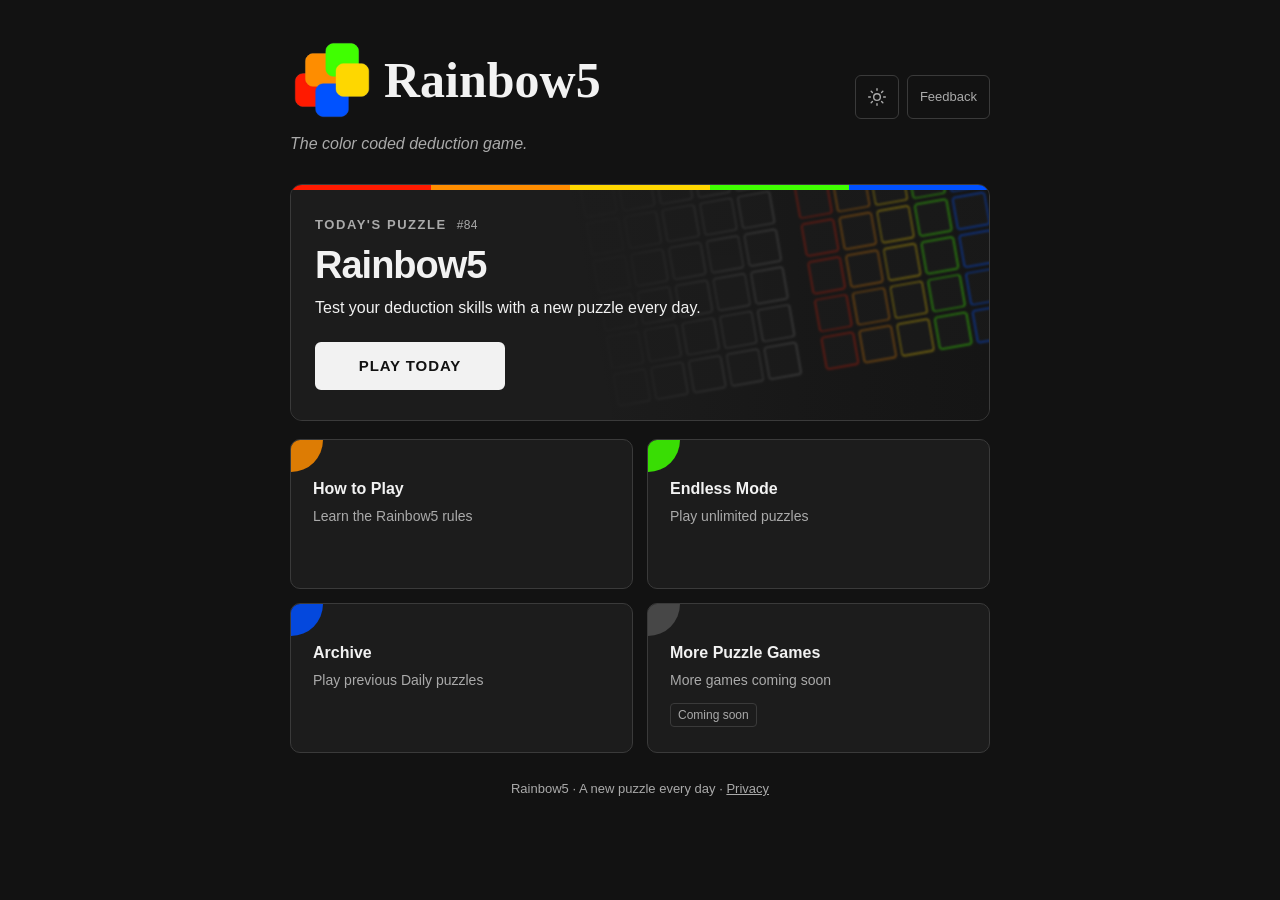
<file: index.html>
<!DOCTYPE html>
<html lang="en">

<head>
    <meta charset="UTF-8">

    <meta
        name="viewport"
        content="width=device-width, initial-scale=1.0"
    >

    <meta
        name="description"
        content="Rainbow5 is a daily five-letter word deduction game. Use rainbow color clues to uncover the hidden word in six guesses."
    >

    <link
        rel="canonical"
        href="https://playrainbow5.com/"
    >

    <meta
        property="og:title"
        content="Rainbow5 – Daily Word Deduction Game"
    >

    <meta
        property="og:description"
        content="Use rainbow color clues to uncover the hidden five-letter word in six guesses."
    >

    <meta
        property="og:type"
        content="website"
    >

    <meta
        property="og:url"
        content="https://playrainbow5.com/"
    >

    <meta
        property="og:site_name"
        content="Rainbow5"
    >

    <meta
        name="twitter:card"
        content="summary"
    >

    <meta
        name="twitter:title"
        content="Rainbow5 – Daily Word Deduction Game"
    >

    <meta
    property="og:image"
    content="https://playrainbow5.com/assets/social/share-card.png"
    >
    <meta
        property="og:image:width"
        content="1200"
    >
    <meta
        property="og:image:height"
        content="630"
    >
    <meta
        property="og:image:alt"
        content="Rainbow5 daily word deduction game"
    >

    <meta
        name="twitter:card"
        content="summary_large_image"
    >
    <meta
        name="twitter:image"
        content="https://playrainbow5.com/assets/social/share-card.png"
    >

    <meta
        name="twitter:description"
        content="Use rainbow color clues to uncover the hidden five-letter word in six guesses."
    >

    <link
        rel="icon"
        type="image/png"
        href="assets/ui/rainbow-logo.png"
    >

    <title>Rainbow5 – Daily Word Deduction Game</title>

    <link
        rel="stylesheet"
        href="home.css"
    >
    <script src="home.js"></script>
</head>

<body>
    <div class="home-shell">
        <header class="home-header">
            <div class="home-heading">
                <div class="brand">
                    <img src="assets/ui/rainbow-logo.png" alt="" width="84" height="84">
                    <h1>Rainbow5</h1>
                </div>
                <p class="subtitle"><i>The color coded deduction game.</i></p>
            </div>
            <div class="header-controls">
                <button class="theme-button" id="theme-button" type="button" aria-label="Switch to light mode" title="Switch to light mode">
                    <svg class="theme-sun" width="20" height="20" viewBox="0 0 24 24" fill="none" stroke="currentColor" stroke-width="1.7" stroke-linecap="round" aria-hidden="true" focusable="false">
                        <circle cx="12" cy="12" r="4" />
                        <path d="M12 2v2m0 16v2M2 12h2m16 0h2M5 5l1.5 1.5m11 11L19 19M5 19l1.5-1.5m11-11L19 5" />
                    </svg>
                    <svg class="theme-moon" width="20" height="20" viewBox="0 0 24 24" fill="none" stroke="currentColor" stroke-width="1.7" stroke-linecap="round" stroke-linejoin="round" aria-hidden="true" focusable="false">
                        <path d="M20.5 14A8.5 8.5 0 0 1 10 3.5 8.5 8.5 0 1 0 20.5 14Z" />
                    </svg>
                </button>
                <button class="feedback-button" id="feedback-button" type="button" aria-haspopup="dialog" aria-controls="feedback-modal">Feedback</button>
            </div>
        </header>

        <main>
            <section class="daily-card" aria-labelledby="daily-title">
                <div class="rainbow-strip" aria-hidden="true"><span></span><span></span><span></span><span></span><span></span></div>
                <p class="eyebrow">Today's puzzle <span class="daily-puzzle-number" id="daily-puzzle-number"></span></p>
                <h2 id="daily-title">Rainbow5</h2>
                <p class="daily-description">Test your deduction skills with a new puzzle every day.</p>
                <a class="play-button" href="/play/">Play today</a>
            </section>

            <nav class="navigation-grid" aria-label="Explore Rainbow5">
                <a class="nav-card howto-card" href="/play/?modal=howto">
                    <h2>How to Play</h2>
                    <p>Learn the Rainbow5 rules</p>
                </a>
                <a class="nav-card endless-card" href="/play/?mode=endless">
                    <h2>Endless Mode</h2>
                    <p>Play unlimited puzzles</p>
                </a>
                <a class="nav-card archive-card" href="/play/?mode=archive">
                    <h2>Archive</h2>
                    <p>Play previous Daily puzzles</p>
                </a>
                <div class="nav-card coming-soon-card">
                    <h2>More Puzzle Games</h2>
                    <p>More games coming soon</p>
                    <span class="coming-soon-label">Coming soon</span>
                </div>
            </nav>
        </main>

        <footer>Rainbow5 <span aria-hidden="true">&middot;</span> A new puzzle every day <span aria-hidden="true">&middot;</span> <a href="/privacy/">Privacy</a></footer>
    </div>
    <dialog id="feedback-modal" class="feedback-modal" role="dialog" aria-modal="true" aria-labelledby="feedback-modal-title">
        <div class="feedback-modal-header">
            <h2 id="feedback-modal-title">Feedback</h2>
            <button id="feedback-close" class="feedback-close" type="button" aria-label="Close">&times;</button>
        </div>
        <form id="feedback-form" class="feedback-form" method="dialog" novalidate>
            <p class="feedback-intro"><strong>Thanks for playing Rainbow5!</strong><br>Got an idea, found a bug, or just want to share a thought? I'd love to hear it.</p>

            <label for="feedback-category">What’s this about?</label>
            <select id="feedback-category" name="category" required autofocus aria-describedby="feedback-status">
                <option value="gameplay">Gameplay</option>
                <option value="design">UI / Design</option>
                <option value="bug">Bug / Problem</option>
                <option value="suggestion">Suggestion</option>
                <option value="other">Other</option>
            </select>

            <label for="feedback-text">Feedback</label>
            <textarea id="feedback-text" name="feedback" rows="5" maxlength="1000" required placeholder="Tell me what you think..." aria-describedby="feedback-counter feedback-status"></textarea>
            <div id="feedback-counter" class="feedback-counter">0 / 1000</div>
            <p id="feedback-status" class="feedback-status" role="status" aria-live="polite" aria-atomic="true"></p>
            <button class="feedback-send" type="submit">Send Feedback</button>
        </form>
    </dialog>
</body>
</html>
</file>
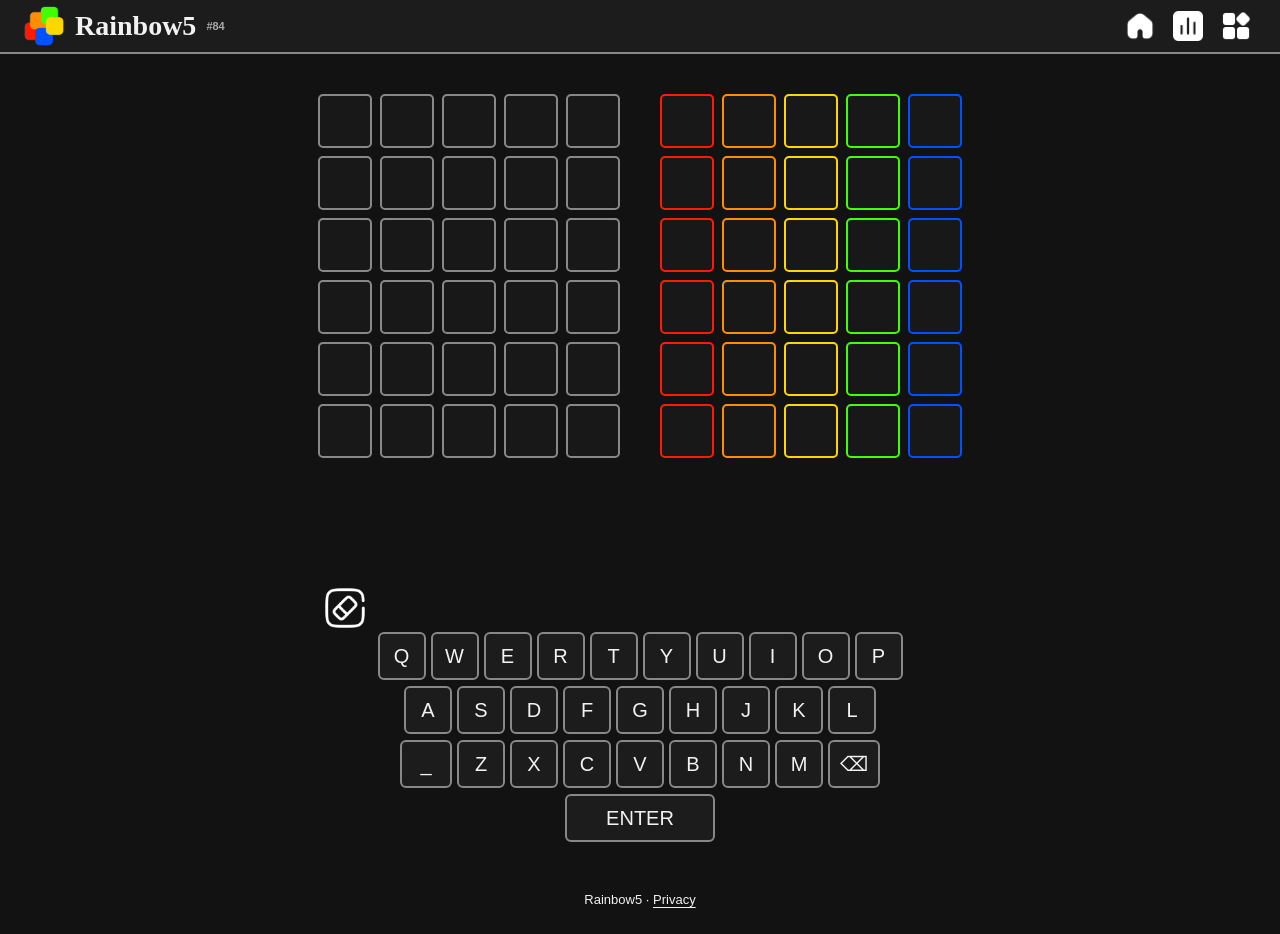
<file: play/index.html>
<!DOCTYPE html>
<html lang="en">

<head>
    <meta charset="UTF-8">

    <meta
        name="viewport"
        content="width=device-width, initial-scale=1.0"
    >

    <meta
        name="description"
        content="Rainbow5 is a daily five-letter word deduction game. Use rainbow color clues to uncover the hidden word in six guesses."
    >

    <link
        rel="canonical"
        href="https://playrainbow5.com/play/"
    >

    <meta
        property="og:title"
        content="Rainbow5 – Daily Word Deduction Game"
    >

    <meta
        property="og:description"
        content="Use rainbow color clues to uncover the hidden five-letter word in six guesses."
    >

    <meta
        property="og:type"
        content="website"
    >

    <meta
        property="og:url"
        content="https://playrainbow5.com/play/"
    >

    <meta
        property="og:site_name"
        content="Rainbow5"
    >

    <meta
        name="twitter:card"
        content="summary"
    >

    <meta
        name="twitter:title"
        content="Rainbow5 – Daily Word Deduction Game"
    >

    <meta
        name="twitter:description"
        content="Use rainbow color clues to uncover the hidden five-letter word in six guesses."
    >

    <link
        rel="icon"
        type="image/png"
        href="../assets/ui/rainbow-logo.png"
    >

    <title>Rainbow5 – Daily Word Deduction Game</title>

    <link
        rel="stylesheet"
        href="../rainbow5.css"
    >
</head>

<body>

    <main class="game">


<!-- -------------------------
     SITE HEADER
-------------------------- -->

        <header class="site-header">

            <div class="site-header-inner">

                <!-- -------------------------
                    BRAND
                -------------------------- -->

                <div class="title-group">

                    <img
                        src="../assets/ui/rainbow-logo.png"
                        class="brand-logo"
                        alt=""
                        aria-hidden="true"
                    >


                    <h1 class="game-title">
                        Rainbow5
                    </h1>


                    <div
                        id="puzzle-number"
                        class="puzzle-number"
                    ></div>

                </div>

                    <!-- -------------------------
                    ARCHIVE DATE NAVIGATOR
                    -------------------------- -->

                <div
                    id="archive-date-nav"
                    class="archive-date-nav hidden"
                >

                    <button
                        id="archive-previous-button"
                        class="archive-date-button"
                        type="button"
                        aria-label="Previous archive puzzle"
                    >
                        ‹
                    </button>


                    <div
                        id="archive-date-display"
                        class="archive-date-display"
                    ></div>


                    <button
                        id="archive-next-button"
                        class="archive-date-button"
                        type="button"
                        aria-label="Next archive puzzle"
                    >
                        ›
                    </button>

                </div>


                <!-- -------------------------
                    HEADER ACTIONS
                -------------------------- -->

                <nav
                    class="top-toolbar"
                    aria-label="Game menu"
                >


                    <!-- -------------------------
                        HOME
                    -------------------------- -->

                    <a
                        href="/"
                        class="header-icon-button"
                        aria-label="Home"
                        title="Home"
                    >

                        <img
                            src="../assets/ui/home.png"
                            class="header-icon"
                            alt=""
                        >

                    </a>


                    <!-- -------------------------
                        STATISTICS
                    -------------------------- -->

                    <button
                        id="settings-stats-button"
                        class="header-icon-button"
                        type="button"
                        aria-label="Statistics"
                        title="Statistics"
                    >

                        <img
                            src="../assets/ui/stats.png"
                            class="header-icon"
                            alt=""
                        >

                    </button>


                    <!-- -------------------------
                        MAIN MENU
                    -------------------------- -->

                    <div class="toolbar-menu-wrapper">

                        <button
                            id="play-menu-button"
                            class="header-icon-button"
                            type="button"
                            aria-label="Menu"
                            title="Menu"
                            aria-expanded="false"
                        >

                            <img
                                src="../assets/ui/menu.png"
                                class="header-icon"
                                alt=""
                            >

                        </button>


                        <div
                            id="play-menu"
                            class="toolbar-menu hidden"
                        >

                            <button
                                id="daily-mode-button"
                                class="toolbar-menu-item play-mode-item"
                                type="button"
                            >
                                Today's Puzzle
                            </button>


                            <button
                                id="archive-mode-button"
                                class="toolbar-menu-item play-mode-item"
                                type="button"
                            >
                                Archive
                            </button>


                            <button
                                id="endless-mode-button"
                                class="toolbar-menu-item play-mode-item"
                                type="button"
                            >
                                Endless Mode
                            </button>


                            <div
                                class="toolbar-menu-divider"
                                aria-hidden="true"
                            ></div>


                            <button
                                id="how-to-play-button"
                                class="toolbar-menu-item"
                                type="button"
                            >
                                How to Play
                            </button>

                            <button
                                id="settings-button"
                                class="toolbar-menu-item"
                                type="button"
                            >
                                Settings
                            </button>

                        </div>

                    </div>

                </nav>

            </div>

        </header>


        <!-- -------------------------GAME BOARD -------------------------- -->

        <!-- -------------------------
            BOARD + COLOR HISTORY
        -------------------------- -->

        <div class="game-area">

            <div
                id="board"
                class="board"
            ></div>


            <div
                class="board-divider"
                aria-hidden="true"
            ></div>


            <div
                id="rainbow-history"
                class="rainbow-history"
                aria-label="Rainbow feedback history"
            ></div>

        </div>

        <!-- -------------------------
            GAME STATUS
        -------------------------- -->

        <div class="status-area">

            <!-- -------------------------
                MESSAGE
            -------------------------- -->

            <p
                id="message"
                class="message"
            ></p>


            <!-- -------------------------
                RESULT PANEL
            -------------------------- -->

            <div
                id="result-panel"
                class="result-panel hidden"
            >

                <h2
                    id="result-title"
                    class="result-title"
                ></h2>


                <p
                    id="result-text"
                    class="result-text"
                ></p>


                <button
                    id="share-result-button"
                    class="result-button hidden"
                    type="button"
                    aria-live="polite"
                >
                    Share Result
                </button>


                <button
                    id="next-puzzle-button"
                    class="result-button hidden"
                    type="button"
                >
                    Next Puzzle
                </button>

            </div>

        </div>

        <!-- -------------------------
            KEYBOARD TOOLS
        -------------------------- -->

        <div class="keyboard-tools">

            <button
                id="clear-markings-button"
                class="eraser-button"
                type="button"
                aria-label="Clear markings"
                title="Clear markings"
            >

                <img
                    src="../assets/ui/eraser.png"
                    class="eraser-icon"
                    alt=""
                >

            </button>

        </div>


        <!-- -------------------------
             ON-SCREEN KEYBOARD
        -------------------------- -->

        <div
            id="keyboard"
            class="keyboard"
        >

            <div class="keyboard-row">

                <button class="key" data-key="Q">Q</button>
                <button class="key" data-key="W">W</button>
                <button class="key" data-key="E">E</button>
                <button class="key" data-key="R">R</button>
                <button class="key" data-key="T">T</button>
                <button class="key" data-key="Y">Y</button>
                <button class="key" data-key="U">U</button>
                <button class="key" data-key="I">I</button>
                <button class="key" data-key="O">O</button>
                <button class="key" data-key="P">P</button>

            </div>


            <div class="keyboard-row">

                <button class="key" data-key="A">A</button>
                <button class="key" data-key="S">S</button>
                <button class="key" data-key="D">D</button>
                <button class="key" data-key="F">F</button>
                <button class="key" data-key="G">G</button>
                <button class="key" data-key="H">H</button>
                <button class="key" data-key="J">J</button>
                <button class="key" data-key="K">K</button>
                <button class="key" data-key="L">L</button>

            </div>


            <div class="keyboard-row">

                <button
                    class="key key-wide"
                    data-key="_"
                >
                    _
                </button>

                <button class="key" data-key="Z">Z</button>
                <button class="key" data-key="X">X</button>
                <button class="key" data-key="C">C</button>
                <button class="key" data-key="V">V</button>
                <button class="key" data-key="B">B</button>
                <button class="key" data-key="N">N</button>
                <button class="key" data-key="M">M</button>

                <button
                    class="key key-wide"
                    data-key="BACKSPACE"
                >
                    ⌫
                </button>

            </div>


            <div class="keyboard-row">

                <button
                    class="key key-enter"
                    data-key="ENTER"
                >
                    ENTER
                </button>

            </div>

        </div>

        <!-- -------------------------STATS PANEL-------------------------- -->

        <div
            id="stats-panel"
            class="stats-panel hidden"
        >

            <div class="stats-row">

                <div class="stat">

                    <span
                        id="stat-played"
                        class="stat-number"
                    >
                        0
                    </span>

                    <span class="stat-label">
                        Played
                    </span>

                </div>


                <div class="stat">

                    <span
                        id="stat-win-rate"
                        class="stat-number"
                    >
                        0%
                    </span>

                    <span class="stat-label">
                        Win
                    </span>

                </div>


                <div class="stat">

                    <span
                        id="stat-streak"
                        class="stat-number"
                    >
                        0
                    </span>

                    <span class="stat-label">
                        Streak
                    </span>

                </div>


                <div class="stat">

                    <span
                        id="stat-max-streak"
                        class="stat-number"
                    >
                        0
                    </span>

                    <span class="stat-label">
                        Best
                    </span>

                </div>

            </div>


            <h4>
                Guess Distribution
            </h4>


            <div
                id="guess-distribution"
                class="guess-distribution"
            ></div>

        </div>

        <!---------------------------HOW TO PLAY PANEL---------------------------->

        <div
            id="how-to-play-panel"
            class="how-to-play-panel hidden"
        >

            <p class="how-to-intro">
                Guess the Rainbow5 word in 6 tries.
            </p>


            <ul class="how-to-rules">

                <li>
                    Each guess must be a valid
                    5-letter word.
                </li>

                <li>
                    Each position in the answer
                    owns one permanent Rainbow color.
                </li>

                <li>
                    After each guess, the helper
                    row shows which answer letters
                    appeared somewhere in your guess.
                </li>

                <li>
                    The colors do not tell you
                    which guessed letter caused
                    the match.
                </li>

                <li>
                    The <b>answer</b> will contain no repeat letters.
                </li>

            </ul>


            <!-- -------------------------
                COLOR ORDER
            -------------------------- -->

            <h3 class="how-to-heading">
                Color Order
            </h3>


            <div
                class="how-color-order"
                aria-label="Red, orange, yellow, green, blue"
            >

                <div class="how-color-tile how-red"></div>
                <div class="how-color-tile how-orange"></div>
                <div class="how-color-tile how-yellow"></div>
                <div class="how-color-tile how-green"></div>
                <div class="how-color-tile how-blue"></div>

            </div>


            <p class="how-example-note">
                The first answer letter is Red,
                the second Orange, then Yellow,
                Green, and Blue.
            </p>


            <!-- -------------------------
                EXAMPLES
            -------------------------- -->

            <h3 class="how-to-heading">
                Examples
            </h3>


            <!-- EXAMPLE 1 -->

            <div class="how-example">

                <div class="how-example-guess">

                    <div class="how-letter-tile">M</div>
                    <div class="how-letter-tile">O</div>
                    <div class="how-letter-tile">N</div>
                    <div class="how-letter-tile">T</div>
                    <div class="how-letter-tile">H</div>

                </div>


                <div class="how-example-history">

                    <div class="how-history-tile how-red filled"></div>
                    <div class="how-history-tile how-orange"></div>
                    <div class="how-history-tile how-yellow"></div>
                    <div class="how-history-tile how-green"></div>
                    <div class="how-history-tile how-blue"></div>

                </div>


                <p class="how-example-note">
                    Red is filled. The answer's
                    Red letter appears somewhere
                    in <strong>MONTH</strong>.
                </p>

            </div>


            <!-- EXAMPLE 2 -->

            <div class="how-example">

                <div class="how-example-guess">

                    <div class="how-letter-tile">F</div>
                    <div class="how-letter-tile">L</div>
                    <div class="how-letter-tile">U</div>
                    <div class="how-letter-tile">T</div>
                    <div class="how-letter-tile">E</div>

                </div>


                <div class="how-example-history">

                    <div class="how-history-tile how-red"></div>
                    <div class="how-history-tile how-orange filled"></div>
                    <div class="how-history-tile how-yellow"></div>
                    <div class="how-history-tile how-green filled"></div>
                    <div class="how-history-tile how-blue"></div>

                </div>


                <p class="how-example-note">
                    Orange and Green are filled.
                    Both of those answer letters
                    appear somewhere in
                    <strong>FLUTE</strong>.
                </p>

            </div>


            <div class="how-to-divider"></div>


            <!-- -------------------------
                PLAYER TOOLS
            -------------------------- -->

            <p class="how-to-footer">
                Click letters in submitted guesses
                to cycle through Rainbow colors and
                mark your own deductions.
            </p>


            <p class="how-to-footer">
                Keyboard letters turn gray after
                they have been used in an accepted guess.
            </p>

        </div>

        <!-- -------------------------SETTINGS PANEL -------------------------- -->

        <div
            id="settings-panel"
            class="settings-panel hidden"
        >

            <div class="settings-row">

                <div class="settings-info">

                    <div class="settings-label">
                        Theme
                    </div>

                    <div class="settings-description">
                        “The Fear Of Loss Is A Path To The Dark Side.” 
                    </div>

                </div>

                <div
                    class="theme-selector"
                    role="group"
                    aria-label="Theme"
                >

                    <button
                        id="theme-light-button"
                        class="theme-option"
                        type="button"
                    >
                        Light
                    </button>

                    <button
                        id="theme-dark-button"
                        class="theme-option"
                        type="button"
                    >
                        Dark
                    </button>

                </div>

            </div>

        </div>


        <!-- -------------------------MODAL FOUNDATION----------------------------->

        <div
            id="modal-overlay"
            class="modal-overlay hidden"
            aria-hidden="true"
        >

            <div
                id="modal"
                class="modal"
                role="dialog"
                aria-modal="true"
                aria-labelledby="modal-title"
            >

                <div class="modal-header">

                    <h2
                        id="modal-title"
                        class="modal-title"
                    >
                        Statistics
                    </h2>


                    <button
                        id="modal-close-button"
                        class="modal-close-button"
                        type="button"
                        aria-label="Close"
                    >
                        ×
                    </button>

                </div>


                <div
                    id="modal-content"
                    class="modal-content"
                ></div>

            </div>

        </div>

    </main>

    <footer class="game-footer">Rainbow5 <span aria-hidden="true">&middot;</span> <a href="/privacy/">Privacy</a></footer>

    <script src="../puzzles.js"></script>
    <script src="../rainbow5.js"></script>

</body>

</html>
</file>
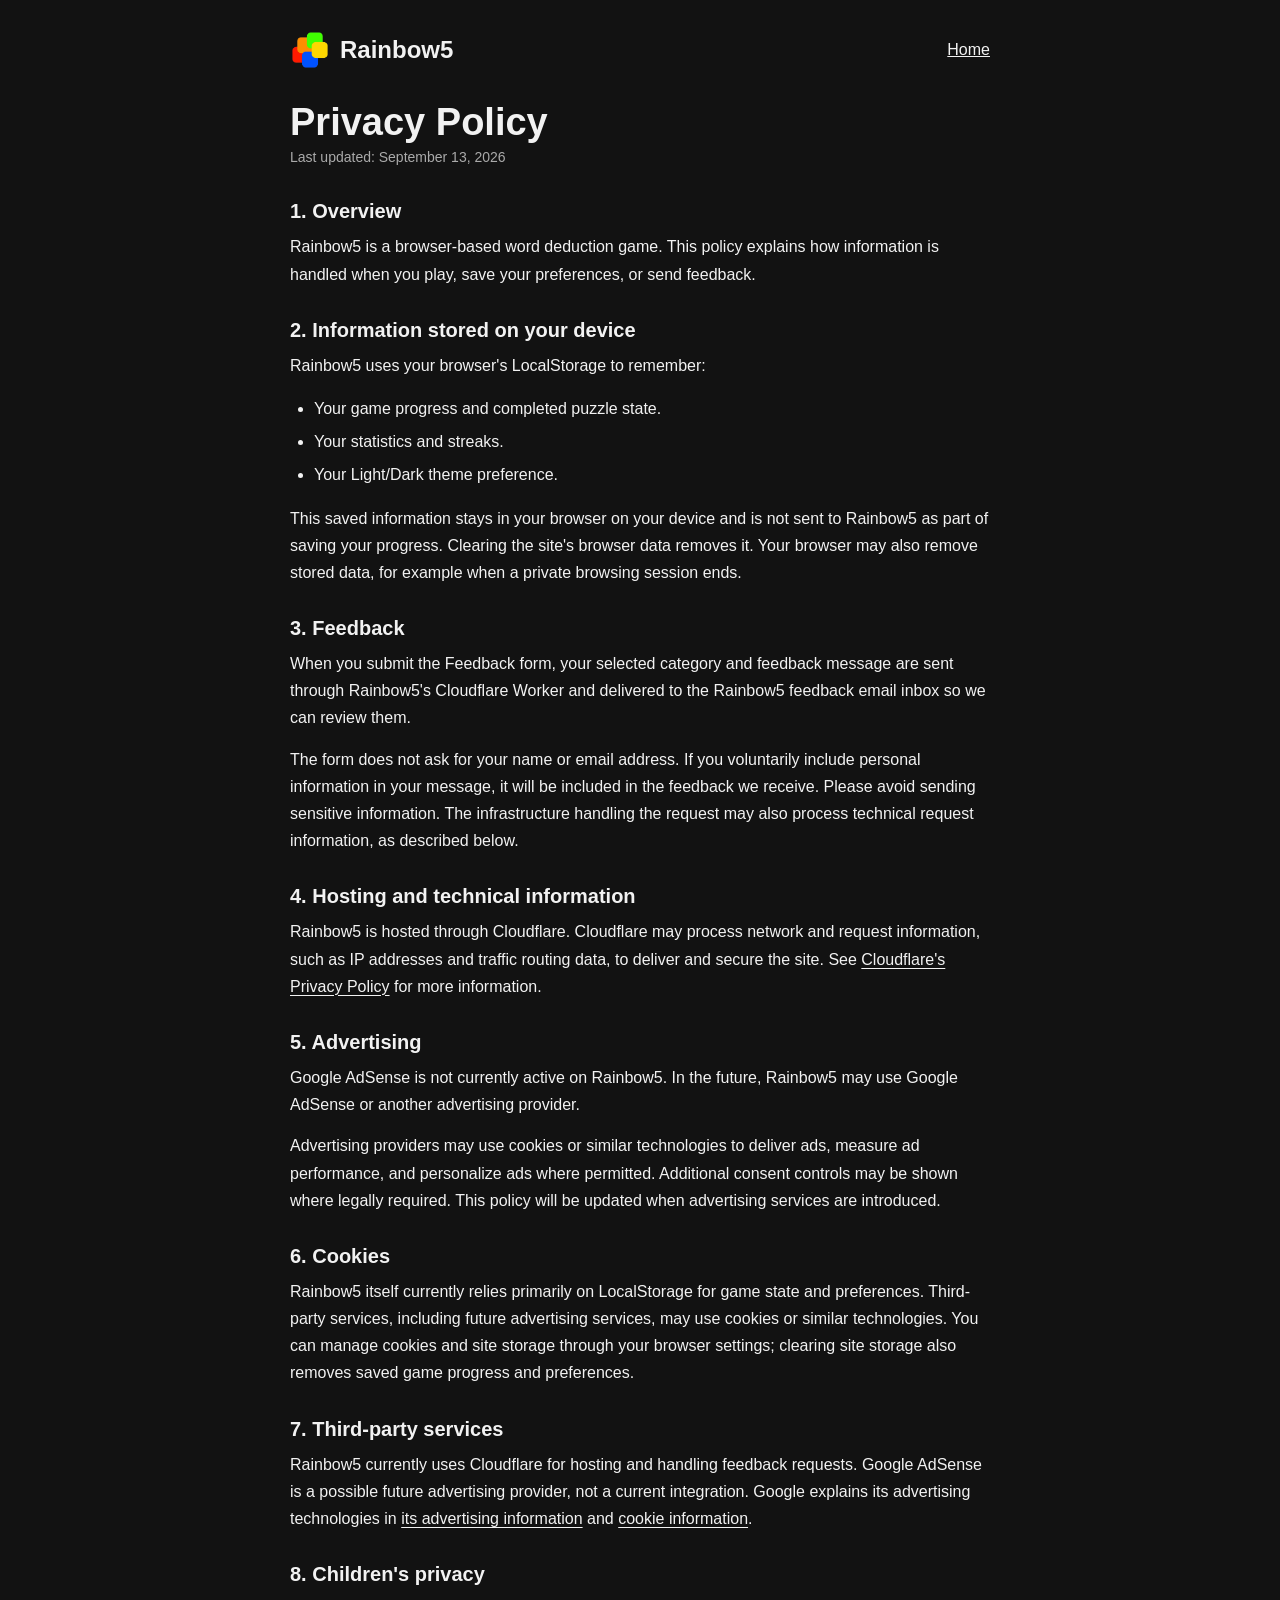
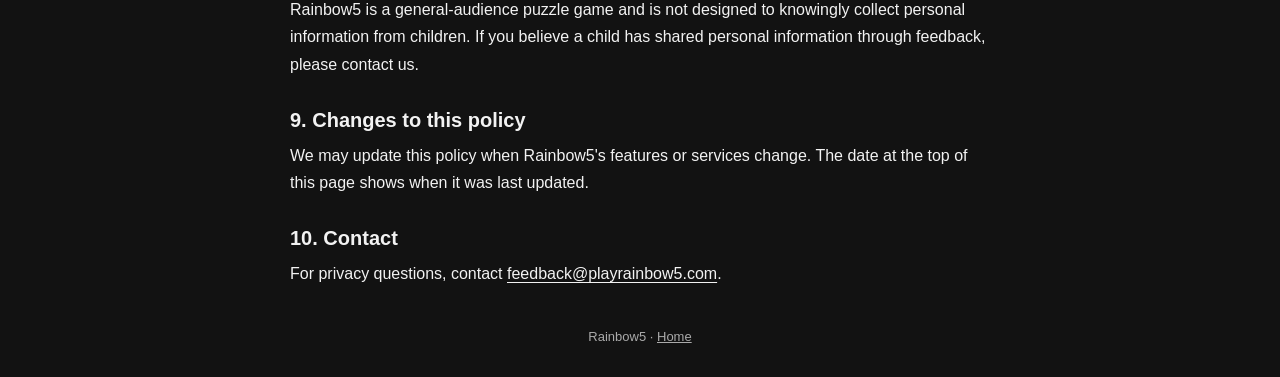
<file: privacy/index.html>
<!DOCTYPE html>
<html lang="en">
<head>
    <meta charset="UTF-8">
    <meta name="viewport" content="width=device-width, initial-scale=1.0">
    <title>Rainbow5 Privacy Policy</title>
    <meta name="description" content="How Rainbow5 handles saved game progress, feedback, hosting information, and possible future advertising.">
    <link rel="canonical" href="https://playrainbow5.com/privacy/">
    <link rel="icon" type="image/png" href="/assets/ui/rainbow-logo.png">
    <link rel="stylesheet" href="/home.css">
    <link rel="stylesheet" href="/privacy/privacy.css">
    <script>
        (() => {
            let theme = "dark";
            try {
                if (localStorage.getItem("rainbow5_theme_v1") === "light") theme = "light";
            } catch {
                // Keep the default theme when browser storage is unavailable.
            }
            document.documentElement.dataset.theme = theme;
        })();
    </script>
</head>
<body>
    <div class="privacy-shell">
        <header class="privacy-header">
            <a class="privacy-brand" href="/">
                <img src="/assets/ui/rainbow-logo.png" alt="" width="40" height="40">
                <span>Rainbow5</span>
            </a>
            <a href="/">Home</a>
        </header>
        <main class="privacy-content">
            <h1>Privacy Policy</h1>
            <p class="privacy-updated">Last updated: <time datetime="2026-09-13">September 13, 2026</time></p>

            <section aria-labelledby="overview">
                <h2 id="overview">1. Overview</h2>
                <p>Rainbow5 is a browser-based word deduction game. This policy explains how information is handled when you play, save your preferences, or send feedback.</p>
            </section>
            <section aria-labelledby="device-storage">
                <h2 id="device-storage">2. Information stored on your device</h2>
                <p>Rainbow5 uses your browser's LocalStorage to remember:</p>
                <ul>
                    <li>Your game progress and completed puzzle state.</li>
                    <li>Your statistics and streaks.</li>
                    <li>Your Light/Dark theme preference.</li>
                </ul>
                <p>This saved information stays in your browser on your device and is not sent to Rainbow5 as part of saving your progress. Clearing the site's browser data removes it. Your browser may also remove stored data, for example when a private browsing session ends.</p>
            </section>
            <section aria-labelledby="feedback">
                <h2 id="feedback">3. Feedback</h2>
                <p>When you submit the Feedback form, your selected category and feedback message are sent through Rainbow5's Cloudflare Worker and delivered to the Rainbow5 feedback email inbox so we can review them.</p>
                <p>The form does not ask for your name or email address. If you voluntarily include personal information in your message, it will be included in the feedback we receive. Please avoid sending sensitive information. The infrastructure handling the request may also process technical request information, as described below.</p>
            </section>
            <section aria-labelledby="hosting">
                <h2 id="hosting">4. Hosting and technical information</h2>
                <p>Rainbow5 is hosted through Cloudflare. Cloudflare may process network and request information, such as IP addresses and traffic routing data, to deliver and secure the site. See <a href="https://www.cloudflare.com/privacypolicy/">Cloudflare's Privacy Policy</a> for more information.</p>
            </section>
            <section aria-labelledby="advertising">
                <h2 id="advertising">5. Advertising</h2>
                <p>Google AdSense is not currently active on Rainbow5. In the future, Rainbow5 may use Google AdSense or another advertising provider.</p>
                <p>Advertising providers may use cookies or similar technologies to deliver ads, measure ad performance, and personalize ads where permitted. Additional consent controls may be shown where legally required. This policy will be updated when advertising services are introduced.</p>
            </section>
            <section aria-labelledby="cookies">
                <h2 id="cookies">6. Cookies</h2>
                <p>Rainbow5 itself currently relies primarily on LocalStorage for game state and preferences. Third-party services, including future advertising services, may use cookies or similar technologies. You can manage cookies and site storage through your browser settings; clearing site storage also removes saved game progress and preferences.</p>
            </section>
            <section aria-labelledby="third-parties">
                <h2 id="third-parties">7. Third-party services</h2>
                <p>Rainbow5 currently uses Cloudflare for hosting and handling feedback requests. Google AdSense is a possible future advertising provider, not a current integration. Google explains its advertising technologies in <a href="https://policies.google.com/technologies/ads">its advertising information</a> and <a href="https://policies.google.com/technologies/cookies">cookie information</a>.</p>
            </section>
            <section aria-labelledby="children">
                <h2 id="children">8. Children's privacy</h2>
                <p>Rainbow5 is a general-audience puzzle game and is not designed to knowingly collect personal information from children. If you believe a child has shared personal information through feedback, please contact us.</p>
            </section>
            <section aria-labelledby="changes">
                <h2 id="changes">9. Changes to this policy</h2>
                <p>We may update this policy when Rainbow5's features or services change. The date at the top of this page shows when it was last updated.</p>
            </section>
            <section aria-labelledby="contact">
                <h2 id="contact">10. Contact</h2>
                <p>For privacy questions, contact <a href="mailto:feedback@playrainbow5.com">feedback@playrainbow5.com</a>.</p>
            </section>
        </main>
        <footer>Rainbow5 <span aria-hidden="true">&middot;</span> <a href="/">Home</a></footer>
    </div>
</body>
</html>
</file>
<file: home.css>
:root {
    color-scheme: dark;
    --page-bg: #121212;
    --panel-bg: #1c1c1c;
    --text-primary: #f2f2f2;
    --text-secondary: #aaaaaa;
    --border-color: #3a3a3a;
    --hover-bg: #282828;
    --rainbow-red: #ff1a00;
    --rainbow-orange: #ff8d00;
    --rainbow-yellow: #ffd700;
    --rainbow-green: #3fff00;
    --rainbow-blue: #0051ff;
    --hero-art: url("assets/ui/game_screenshot_dark.png");
    --hero-overlay: linear-gradient(90deg, #1c1c1c 28%, rgba(28, 28, 28, 0.94) 48%, rgba(28, 28, 28, 0.5) 72%, rgba(28, 28, 28, 0.12));
}

:root[data-theme="light"] {
    color-scheme: light;
    --page-bg: #fbf3dd;
    --panel-bg: #fbf3dd;
    --text-primary: #222222;
    --text-secondary: #626262;
    --border-color: #d3ccbb;
    --hover-bg: #ede9dd;
    --hero-art: url("assets/ui/game_screenshot_light.png");
    --hero-overlay: linear-gradient(90deg, #fbf3dd 28%, rgba(251, 243, 221, 0.94) 48%, rgba(251, 243, 221, 0.5) 72%, rgba(251, 243, 221, 0.12));
}

* { box-sizing: border-box; }

body {
    margin: 0;
    background: var(--page-bg);
    color: var(--text-primary);
    font-family: Arial, sans-serif;
    font-size: 16px;
    line-height: 1.5;
}

button, a { touch-action: manipulation; }

a { color: inherit; }

a:focus-visible, button:focus-visible {
    outline: 3px solid var(--text-primary);
    outline-offset: 5px;
}

.home-shell {
    width: min(100% - 40px, 700px);
    margin: 0 auto;
}

.home-header {
    display: flex;
    flex-wrap: wrap;
    align-items: center;
    justify-content: space-between;
    gap: 16px 24px;
    padding: 38px 0 28px;
    text-align: left;
}

.home-heading { flex: 1 1 360px; min-width: 0; }
.header-controls { display: flex; align-items: center; flex-wrap: wrap; gap: 8px; }

.brand {
    display: flex;
    align-items: center;
    justify-content: flex-start;
    gap: 10px;
    
}

.brand img { object-fit: contain; }

.brand h1 {
    margin: 0;
    font-family: "Segoe Print", "MV Boli", "Comic Sans MS", cursive;
    font-size: 50px;
    line-height: 1.3;
}

.subtitle {
    margin: 10px 0 0;
    color: var(--text-secondary);
}

.feedback-button,
.theme-button {
    min-height: 36px;
    padding: 5px 12px;
    border: 1px solid var(--border-color);
    border-radius: 6px;
    background: transparent;
    color: var(--text-secondary);
    font: inherit;
    font-size: 13px;
    cursor: pointer;
}

.feedback-button:hover,
.theme-button:hover { background: var(--hover-bg); }

.header-controls button { min-height: 44px; }
.theme-button { display: grid; place-items: center; width: 44px; padding: 0; }
.theme-moon { display: none; }
:root[data-theme="light"] .theme-sun { display: none; }
:root[data-theme="light"] .theme-moon { display: block; }

@media (max-width: 620px) {
    .home-header { justify-content: center; text-align: center; }
    .home-heading { flex-basis: 100%; }
    .brand { justify-content: center; }
}

body:has(.feedback-modal[open]) { overflow: hidden; }

.feedback-modal {
    width: min(480px, calc(100% - 28px));
    max-height: calc(100vh - 28px);
    max-height: calc(100dvh - 28px);
    margin: auto;
    padding: 0;
    overflow: auto;
    overscroll-behavior: contain;
    border: 1px solid var(--border-color);
    border-radius: 12px;
    background: var(--panel-bg);
    color: var(--text-primary);
    box-shadow: 0 18px 60px rgba(0, 0, 0, 0.3);
}

.feedback-modal::backdrop {
    background: rgba(0, 0, 0, 0.55);
    backdrop-filter: blur(3px);
    -webkit-backdrop-filter: blur(3px);
}

.feedback-modal-header {
    position: sticky;
    top: 0;
    z-index: 1;
    display: flex;
    align-items: center;
    justify-content: space-between;
    gap: 12px;
    padding: 16px 20px 8px;
    background: var(--panel-bg);
}

.feedback-modal-header h2 { margin: 0; font-size: 24px; }

.feedback-close {
    flex: 0 0 44px;
    height: 44px;
    border: 1px solid var(--border-color);
    border-radius: 6px;
    background: transparent;
    color: var(--text-primary);
    font: inherit;
    font-size: 26px;
    cursor: pointer;
}

.feedback-close:hover { background: var(--hover-bg); }

.feedback-form { padding: 0 20px 24px; }
.feedback-intro { margin: 0 0 20px; color: var(--text-secondary); }
.feedback-intro strong { color: var(--text-primary); }
.feedback-form label { display: block; margin-bottom: 6px; font-weight: 700; }

.feedback-form select,
.feedback-form textarea {
    display: block;
    width: 100%;
    padding: 10px 12px;
    border: 1px solid var(--border-color);
    border-radius: 6px;
    background: var(--page-bg);
    color: var(--text-primary);
    font: inherit;
    font-size: 16px;
}

.feedback-form select { min-height: 44px; margin-bottom: 18px; }
.feedback-form textarea { min-height: 140px; resize: vertical; }
.feedback-form textarea::placeholder { color: var(--text-secondary); opacity: 1; }
.feedback-form :is(select, textarea):focus-visible {
    outline: 3px solid var(--text-primary);
    outline-offset: 3px;
}
.feedback-counter { margin-top: 4px; text-align: right; font-size: 12px; color: var(--text-secondary); }
.feedback-status { margin: 12px 0; font-size: 14px; }
.feedback-status:empty { margin: 0; }

.feedback-send {
    width: 100%;
    min-height: 44px;
    margin-top: 14px;
    padding: 10px 16px;
    border: 1px solid var(--text-primary);
    border-radius: 6px;
    background: var(--text-primary);
    color: var(--page-bg);
    font: inherit;
    font-weight: 700;
    cursor: pointer;
}

.feedback-send:hover { background: var(--panel-bg); color: var(--text-primary); }

.daily-card {
    position: relative;
    isolation: isolate;
    overflow: hidden;
    padding: 30px 24px;
    border: 1px solid var(--border-color);
    border-radius: 12px;
    background: var(--panel-bg);
    text-align: left;
}

.daily-card::before,
.daily-card::after {
    content: "";
    position: absolute;
    pointer-events: none;
}

.daily-card::before {
    z-index: -2;
    width: 55%;
    height: 160%;
    top: -12%;
    right: -2%;
    background: var(--hero-art) center top / cover no-repeat;
    transform: rotate(-10deg) scale(1.08);
    filter: blur(1px);
    opacity: 0.7;
}

.daily-card::after {
    z-index: -1;
    inset: 0;
    background: var(--hero-overlay);
}

.rainbow-strip {
    position: absolute;
    z-index: 1;
    inset: 0 0 auto;
    display: grid;
    grid-template-columns: repeat(5, 1fr);
    height: 5px;
}

.rainbow-strip span:nth-child(1) { background: var(--rainbow-red); }
.rainbow-strip span:nth-child(2) { background: var(--rainbow-orange); }
.rainbow-strip span:nth-child(3) { background: var(--rainbow-yellow); }
.rainbow-strip span:nth-child(4) { background: var(--rainbow-green); }
.rainbow-strip span:nth-child(5) { background: var(--rainbow-blue); }

.eyebrow {
    display: flex;
    align-items: baseline;
    flex-wrap: wrap;
    gap: 4px 10px;
    margin: 0 0 8px;
    color: var(--text-secondary);
    font-size: 13px;
    font-weight: 700;
    letter-spacing: 0.12em;
    text-transform: uppercase;
}

.daily-puzzle-number {
    min-width: 3ch;
    font-size: 12px;
    font-weight: 400;
    letter-spacing: 0.02em;
    text-transform: none;
}

.daily-card h2 {
    margin: 0;
    font-size: 38px;
    line-height: 1.2;
    letter-spacing: -1px;
}

.daily-description { margin: 8px 0 22px; }

.play-button {
    display: inline-flex;
    min-height: 48px;
    min-width: 190px;
    align-items: center;
    justify-content: center;
    padding: 10px 24px;
    border: 2px solid var(--text-primary);
    border-radius: 6px;
    background: var(--text-primary);
    color: var(--page-bg);
    font-size: 15px;
    font-weight: 700;
    text-decoration: none;
    text-transform: uppercase;
    letter-spacing: 0.06em;
}

.play-button:hover { background: var(--panel-bg); color: var(--text-primary); }

.navigation-grid {
    display: grid;
    grid-template-columns: repeat(2, minmax(0, 1fr));
    grid-auto-rows: minmax(150px, 1fr);
    gap: 14px;
    margin-top: 18px;
}

.nav-card {
    position: relative;
    isolation: isolate;
    overflow: hidden;
    display: flex;
    flex-direction: column;
    align-items: flex-start;
    padding: 39px 22px 22px;
    border: 1px solid var(--border-color);
    border-radius: 10px;
    background: var(--panel-bg);
    text-decoration: none;
}

.nav-card::before {
    content: "";
    position: absolute;
    z-index: -1;
    top: -32px;
    left: -32px;
    width: 64px;
    height: 64px;
    border-radius: 50%;
    background: var(--accent, var(--border-color));
    opacity: 0.85;
    pointer-events: none;
}

.howto-card { --accent: var(--rainbow-orange); }
.endless-card { --accent: var(--rainbow-green); }
.archive-card { --accent: var(--rainbow-blue); }
.coming-soon-card { --accent: var(--text-secondary); }
.coming-soon-card::before { opacity: 0.3; }

@media (hover: hover) and (pointer: fine) {
    a.nav-card::before {
        transition: transform 380ms ease, opacity 380ms ease;
    }

    a.nav-card:hover { border-color: var(--text-secondary); }

    a.nav-card:hover::before {
        transform: scale(16);
        opacity: 0.12;
    }
}

@media (prefers-reduced-motion: reduce) {
    a.nav-card::before { transition: none; }
}

.nav-card h2 {
    margin: 0;
    font-size: 16px;
    line-height: 1.3;
}

.nav-card p {
    margin: 6px 0 0;
    color: var(--text-secondary);
    font-size: 14px;
}

.coming-soon-label {
    margin-top: 12px;
    border: 1px solid var(--border-color);
    border-radius: 4px;
    padding: 2px 7px;
    color: var(--text-secondary);
    font-size: 12px;
}

footer {
    padding: 26px 0 30px;
    color: var(--text-secondary);
    text-align: center;
    font-size: 13px;
}

@media (max-width: 500px) {
    .home-shell { width: calc(100% - 28px); }
    .home-header { padding: 24px 0; }
    .brand h1 { font-size: 30px; }
    .brand img { width: 36px; height: 36px; }
    .subtitle { font-size: 14px; }
    .daily-card { padding: 26px 18px; }
    .daily-card::before { width: 85%; right: -26%; opacity: 0.6; }
    .daily-card h2 { font-size: 34px; }
    .navigation-grid { gap: 10px; margin-top: 14px; }
    .nav-card { padding: 33px 14px 16px; }
    .nav-card h2 { font-size: 15px; }
}

@media (max-width: 340px) {
    .navigation-grid { grid-template-columns: 1fr; }
}
</file>
<file: rainbow5.css>
/* -------------------------LIGHT THEME------------------------- */

    :root {

        --page-bg: #fbf3dd;

        --panel-bg: #fbf3dd;

        --text-primary: #222222;

        --text-secondary: #777777;

        --border-color: #333333;

        --soft-border-color: #d7d7d7;

        --button-bg: #eeeeee;

        --button-hover-bg: #dddddd;

        --overlay-bg: rgba(0, 0, 0, 0.45);

        --tile-bg: #ede9dd;

        --used-key-bg: #d0d0d0;
        --used-key-text: #777777;

        --divider-color: #d7d7d7;

        /* Rainbow5 palette */

        --rainbow-red: #ff1a00;

        --rainbow-orange: #ff8d00;

        --rainbow-yellow: #FFD700;

        --rainbow-green: #3fff00;

        --rainbow-blue: #0051ff;
    }

    /* -------------------------DARK THEME ------------------------- */

    :root[data-theme="dark"] {

        --page-bg: #121212;

        --panel-bg: #1c1c1c;

        --tile-bg: #181818;


        --text-primary: #f2f2f2;

        --text-secondary: #aaaaaa;


        --border-color: #888888;

        --soft-border-color: #3a3a3a;


        --button-bg: #282828;

        --button-hover-bg: #353535;


        --used-key-bg: #383838;

        --used-key-text: #8c8c8c;


        --divider-color: #3a3a3a;


        --overlay-bg:
            rgba(0, 0, 0, 0.62);
    }

    * {

        box-sizing: border-box;
    }

    /* Allow panning and pinch zoom without double-tap zoom on controls. */
    button,
    a {
        touch-action: manipulation;
    }

    :is(a, button):focus-visible {

        outline:
            3px solid
            var(--rainbow-blue);

        outline-offset: 2px;
    }

.game-footer {
    padding: 8px 16px 24px;
    color: var(--text-primary);
    text-align: center;
    font-size: 13px;
    line-height: 1.5;
}

.game-footer a { color: inherit; text-underline-offset: 3px; }
.game-footer a:focus-visible { outline: 2px solid var(--text-primary); outline-offset: 4px; }

/* -------------------------PAGE------------------------- */

    body {

        margin: 0;

        min-height: 100vh;

        font-family:
            Arial,
            sans-serif;

        background:
            var(--page-bg);

        color:
            var(--text-primary);
    }


    /* -------------------------GAME CONTAINER------------------------- */

    .game {

        width: 100%;

        margin: 0 auto;

        padding-bottom: 40px;

        text-align: center;
    }


    /* -------------------------TOP HEADER------------------------- */

    .site-header {

        width: 100%;
     
        background:
            var(--panel-bg);

        border-bottom:
            2px solid
            var(--border-color);
     
    }

    .site-header-inner {

        position: relative; 

        width: 100%;

        min-height: 45px;

        padding:
            4px
            22px;

        display: flex;

        align-items: center;

        justify-content: space-between;

        gap: 20px;
    }

    .title-group {

        min-width: 100;

        display: flex;

        align-items: center;

        gap: 9px;
    }

    .brand-logo {

        width: 44px;

        height: 44px;

        flex-shrink: 0;

        object-fit: contain;
    }

    .game-title {
        
        margin: 0;

        font-family:
            "Segoe Print",
            "MV Boli",
            "Comic Sans MS",
            cursive;

        font-size: 28px;

        font-weight: 700;

        line-height: 1;

        letter-spacing: 0;

        color:
            var(--text-primary);

        white-space: nowrap;
    }

    .puzzle-number {

        margin-left: 1px;

        color:
            var(--text-secondary);

        font-size: 11px;

        font-weight: bold;

        white-space: nowrap;
    }


    /* -------------------------PLAYER MARKINGS------------------------- */

    .tile.submitted {

        cursor: pointer;
    }

    .tile.player-red {

        background: var(--rainbow-red);

        border-color: var(--rainbow-red);

        color: white;
    }

    .tile.player-orange {

        background: var(--rainbow-orange);

        border-color: var(--rainbow-orange);

        color: #111111;
    }

    .tile.player-yellow {

        background: var(--rainbow-yellow);

        border-color: var(--rainbow-yellow);

        color: #111111;
    }

    .tile.player-green {

        background: var(--rainbow-green);

        border-color: var(--rainbow-green);

        color: #111111;
    }

    .tile.player-blue {

        background: var(--rainbow-blue);

        border-color: var(--rainbow-blue);

        color: white;
    }


    /* -------------------------TILE FLIP ANIMATION ------------------------- */

    .tile-flip {

        animation:
            tile-flip
            300ms
            ease-in-out;
    }

    @keyframes tile-flip {

        0% {

            transform:
                rotateX(0deg);
        }

        50% {

            transform:
                rotateX(90deg);
        }

        100% {

            transform:
                rotateX(0deg);
        }
    }


    /* -------------------------WIN SWEEP FLIP------------------------- */

    .win-sweep-flip {
        animation:
            win-sweep-flip
            150ms
            ease-in-out;

        backface-visibility: hidden;
    }

    @keyframes win-sweep-flip {

        0% {

            transform:
                rotateX(0deg);
        }

        50% {

            transform:
                rotateX(90deg);
        }

        100% {

            transform:
                rotateX(0deg);
        }
    }

    /* -------------------------WIN CELEBRATION COLORS------------------------- */

    .celebration-red {
        background:
            var(--rainbow-red) !important;
        border-color:
            var(--rainbow-red) !important;
        color: white !important;
    }

    .celebration-orange {
        background:
            var(--rainbow-orange) !important;
        border-color:
            var(--rainbow-orange) !important;
        color: #111111 !important;
    }

    .celebration-yellow {
        background:
            var(--rainbow-yellow) !important;
        border-color:
            var(--rainbow-yellow) !important;
        color: #111111 !important;
    }

    .celebration-green {
        background:
            var(--rainbow-green) !important;
        border-color:
            var(--rainbow-green) !important;
        color: #111111 !important;
    }

    .celebration-blue {
        background:
            var(--rainbow-blue) !important;
        border-color:
            var(--rainbow-blue) !important;
        color: white !important;
    }


    /* -------------------------TOP TOOLBAR------------------------- */

    .top-toolbar {

        display: flex;

        align-items: center;

        gap: 4px;
           
        flex-shrink: 0;
    }

    .header-icon-button {

        width: 44px;

        height: 44px;

        padding: 7px;

        display: inline-flex;

        align-items: center;

        justify-content: center;

        flex-shrink: 0;

        border: 0;

        border-radius: 8px;

        background: transparent;

        color:
            var(--text-primary);

        text-decoration: none;

        cursor: pointer;
    }

    .header-icon-button:hover {

        background:
            var(--button-bg);
    }

    .header-icon-button:active {

        transform:
            scale(0.94);
    }

    .header-icon {

        width: 100%;

        height: 100%;

        display: block;

        object-fit: contain;

        pointer-events: none;
    }

    .toolbar-button:hover {

        background: var(--button-hover-bg);
    }


    /* -------------------------TOOLBAR DROPDOWN------------------------- */

    .toolbar-menu-wrapper {
        position: relative;
    }

    .toolbar-menu {

        position: absolute;

        top: calc(100% + 7px);

        right: 0;

        z-index: 500;

        width: 170px;

        padding: 6px;

        border:
            1px solid
            var(--soft-border-color);

        border-radius: 9px;

        background:
            var(--panel-bg);

        box-shadow:
            0 8px 22px
            rgba(0, 0, 0, 0.12);

        text-align: left;
    }

    .toolbar-menu-item {

        width: 100%;

        min-height: 36px;

        padding:
            7px
            9px;

        display: flex;

        align-items: center;

        justify-content: space-between;

        gap: 10px;

        border: 0;

        border-radius: 6px;

        background: transparent;

        color:
            var(--text-primary);

        font-size: 12px;

        font-weight: bold;

        text-align: left;

        cursor: pointer;
    }

    /* -------------------------
   ACTIVE PLAY MODE
------------------------- */

.toolbar-menu-item.play-mode-item {

    justify-content: flex-start;

    gap: 9px;
}


/*
    Reserve the same amount of space
    whether the mode is active or not.

    This keeps all three labels aligned.
*/

    .toolbar-menu-item.play-mode-item::before {

        content: "";

        width: 7px;

        height: 7px;

        flex-shrink: 0;

        border-radius: 50%;

        background: transparent;
    }

    /*
        Current game mode.
    */

    .toolbar-menu-item.play-mode-item.active-mode::before {

        background:
            var(--rainbow-red);
    }

    .toolbar-menu-item:hover {

        background:
            var(--button-bg);
    }

    .toolbar-menu-item:disabled {

        opacity: 0.45;

        cursor: default;
    }

    .toolbar-menu-item:disabled:hover {

        background: transparent;
    }

    .toolbar-menu-divider {

        height: 1px;

        margin:
            4px
            5px;

        background:
            var(--soft-border-color);
    }

    .menu-item-note {

        color: var(--text-secondary);

        font-size: 10px;

        font-weight: normal;
    }

    /* -------------------------ARCHIVE DATE NAVIGATOR------------------------- */
    
    .archive-date-nav {

        position: absolute;

        left: 50%;

        top: 50%;

        transform:
            translate(
                -50%,
                -50%
            );

        display: flex;

        align-items: center;

        gap: 14px;

        margin: 0;

        padding: 0;

        background: transparent;

        border: 0;

        box-shadow: none;
    }
    
    .archive-date-button {

        width: 32px;

        height: 32px;

        padding: 0;

        display: flex;

        align-items: center;

        justify-content: center;

        border:
            1px solid
            var(--soft-border-color);

        border-radius: 6px;

        background:
            var(--button-bg);

        color:
            var(--text-primary);

        font-size: 20px;

        line-height: 1;

        cursor: pointer;
    }

    .archive-date-button:hover {

        background: var(--button-hover-bg);
    }

    .archive-date-button:disabled {

        opacity: 0.3;

        cursor: default;
    }

    .archive-date-display {
        
        min-width: 130px;

        padding: 0;

        color:
            var(--text-primary);

        font-size: 14px;

        font-weight: bold;

        font-family: 
            "Segoe Print",
            "MV Boli",
            "Comic Sans MS",
            cursive;

        text-align: center;

        white-space: nowrap;
    }

    /* -------------------------ACTIVE RAINBOW FEEDBACK------------------------- */

    .rainbow-feedback-tile.hit {

        transform: scale(1.05);
    }

    .rainbow-feedback-tile.hit.rainbow-red {

        background: var(--rainbow-red);
    }

    .rainbow-feedback-tile.hit.rainbow-orange {

        background: var(--rainbow-orange);
    }

    .rainbow-feedback-tile.hit.rainbow-yellow {

        background: var(--rainbow-yellow);
    }

    .rainbow-feedback-tile.hit.rainbow-green {

        background: var(--rainbow-green);
    }

    .rainbow-feedback-tile.hit.rainbow-blue {

        background: var(--rainbow-blue);
    }


    /* -------------------------GAME BOARD------------------------- */

    .board {

        display: grid;
  
        grid-template-columns: repeat(5, 54px);
        
        grid-template-rows: repeat(6, 54px);

        gap: 8px;

        justify-content: center;
    }

    .tile {
        
        width: 54px;

        height: 54px;

        display: flex;

        align-items: center;

        justify-content: center;

        border:
            2px solid
            var(--border-color);

        border-radius: 5px;

        background: var(--tile-bg);

        font-size: 28px;

        font-weight: bold;

        text-transform: uppercase;

        font-family: Trebuchet MS;

        user-select: none;

    }


    /* -------------------------
    BOARD + COLOR HISTORY
    ------------------------- */

    .game-area {

        width: fit-content;

        margin: 0 auto;
        
        padding-top: 40px;
        
        display: flex;

        justify-content: center;

        align-items: stretch;

        gap: 18px;
    }


    /* -------------------------BOARD DIVIDER------------------------- */

    .board-divider {

        width: 4px;

        flex-shrink: 0;

        border-radius: 4px;

      /*   background: var(--divider-color);*/
    
    }


    /* -------------------------RAINBOW HISTORY------------------------- */

    .rainbow-history {

        display: grid;

        grid-template-rows: repeat(6, 54px);

        gap: 8px;
    }


    .rainbow-history-row {

        height: 54px;

        display: flex;

        align-items: center;

        gap: 8px;
    }


    /* -------------------------HISTORY COLOR TILES------------------------- */

    .history-color {

        width: 54px;

        height: 54px;

        flex-shrink: 0;

        border: 2px solid;

        border-radius: 5px;

        background: var(--tile-bg);

        transition:
            background 0.15s ease;
    }
    /* -------------------------HISTORY FLIP ANIMATION------------------------- */

    .history-flip {

        animation:
            history-flip
            350ms
            ease-in-out;

        backface-visibility: hidden;
    }

    @keyframes history-flip {

        0% {

            transform:
                rotateX(0deg);
        }


        50% {

            transform:
                rotateX(90deg);
        }


        100% {

            transform:
                rotateX(0deg);
        }
    }

    /* -------------------------HISTORY COLORS------------------------- */

    .history-color.rainbow-red {

        border-color: var(--rainbow-red);
    }

    .history-color.rainbow-orange {

        border-color: var(--rainbow-orange);
    }

    .history-color.rainbow-yellow {

        border-color: var(--rainbow-yellow);
    }

    .history-color.rainbow-green {

        border-color: var(--rainbow-green);
    }

    .history-color.rainbow-blue {

        border-color: var(--rainbow-blue);
    }


    /* -------------------------HISTORY HITS------------------------- */

    .history-color.hit.rainbow-red {

        background: var(--rainbow-red);
    }

    .history-color.hit.rainbow-orange {

        background: var(--rainbow-orange);
    }

    .history-color.hit.rainbow-yellow {

        background: var(--rainbow-yellow);
    }

    .history-color.hit.rainbow-green {

        background: var(--rainbow-green);
    }

    .history-color.hit.rainbow-blue {

        background: var(--rainbow-blue);
    }


    /* -------------------------GAME STATUS AREA    ------------------------- */

    .status-area {

        width: 100%;

        max-width: 360px;

        min-height: 132px;

        margin: 0 auto;

        display: grid;

        grid-template-areas:
            "status";

        place-items:
            start center;
    }

    @media (min-width: 701px) {
        .status-area:has(#share-result-button:not(.hidden)) {
            min-height: 168px;
        }
    }

    .status-area > .message,
    
    .status-area > .result-panel {

        grid-area: status;
    }

    /* -------------------------MESSAGE------------------------- */

    .message {

        min-height: 24px;

        margin: 14px 0 0;

        font-size: 16px;

        align-self: start;
    }


    /* -------------------------
    RESULT PANEL
    ------------------------- */

    .result-panel {

        width: 100%;

        max-width: 300px;

        margin: 0;

        padding: 20px 18px;

        text-align: center;

        align-self: center;
    }

    .result-title {

        margin: 0;

        font-size: 21px;

        font-family:
        "Segoe Print",
        "MV Boli",
        "Comic Sans MS",
        cursive;
            
        line-height: 1.2;
    }

    .result-text {

        margin: 8px 0 0;

        color:
            var(--text-secondary);

        font-size: 35px;

        font-family: Trebuchet MS;

        font-weight: bold;

        letter-spacing: 0.3px;
    }


    .result-panel.result-loss .result-title {
        font-family: inherit;
        font-size: 18px;
        font-weight: 600;
        line-height: 1.3;
    }

    .result-loss .result-text {
        font-family: inherit;
        font-size: 14px;
        font-weight: 400;
        line-height: 1.4;
    }

    .result-answer-label { display: block; }

    .result-answer {
        display: block;
        margin-top: 3px;
        color: var(--text-primary);
        font-size: 24px;
        font-weight: 700;
        line-height: 1.3;
    }

    /* -------------------------RESULT BUTTON------------------------- */

    .result-button {

        margin-top: 14px;

        min-width: 120px;

        height: 38px;

        padding: 0 14px;

        border:
            1px solid
            var(--border-color);

        border-radius: 7px;

        background:
            var(--panel-bg);

        color:
            var(--text-primary);

    
        font-size: 12px;

        font-weight: bold;

        cursor: pointer;
    }

    .result-button:hover {

        background:
            var(--button-hover-bg);
    }


    /* -------------------------INVALID WORD------------------------- */

    .tile.invalid {

        background: #ef5350;

        color: white;

        border-color: #ef5350;

        text-decoration: line-through;
    }

    /* -------------------------RAINBOW FEEDBACK / LEGEND------------------------- */




    .feedback-label {

        margin-bottom: 7px;

        color: var(--text-secondary);

        font-size: 10px;

        font-weight: bold;

        letter-spacing: 0.08em;
    }





    /* -------------------------
    RAINBOW COLORS
    ------------------------- */

    .rainbow-red {

        border-color: var(--rainbow-red);
    }

    .rainbow-orange {

        border-color: var(--rainbow-orange);
    }

    .rainbow-yellow {

        border-color: var(--rainbow-yellow);
    }

    .rainbow-green {

        border-color: var(--rainbow-green);
    }

    .rainbow-blue {

        border-color: var(--rainbow-blue);
    }


    /* -------------------------ACTIVE RAINBOW FEEDBACK    ------------------------- */

    .rainbow-feedback-tile.hit {

        transform: scale(1.04);
    }

    .rainbow-feedback-tile.hit.rainbow-red {

        background: var(--rainbow-red);
    }

    .rainbow-feedback-tile.hit.rainbow-orange {

        background: var(--rainbow-orange);
    }

    .rainbow-feedback-tile.hit.rainbow-yellow {

        background: var(--rainbow-yellow);
    }

    .rainbow-feedback-tile.hit.rainbow-green {

        background: var(--rainbow-green);
    }

    .rainbow-feedback-tile.hit.rainbow-blue {

        background: var(--rainbow-blue);
    }


    /* -------------------------PLAYER MARKINGS------------------------- */

    /* -------------------------
    DISABLED MARKING CONTROL
    ------------------------- */

    #clear-markings-button:disabled {

        opacity: 0.35;

        cursor: default;

        pointer-events: none;
    }


    /* -------------------------KEYBOARD------------------------- */

    /* -------------------------
    KEYBOARD TOOLS
    ------------------------- */

    .keyboard-tools {

        width: 100%;

        max-width: 644px;

        height: 36px;

        margin:
            0 auto
            6px;

        display: flex;

        align-items: center;

        justify-content: flex-start;
    }


    /* -------------------------
    ERASER BUTTON
    ------------------------- */

    .eraser-button {

        width: 54px;

        height: 54px;

        padding: 5px;

        display: flex;

        align-items: center;

        justify-content: center;

        border: 0;

        border-radius: 6px;

        background: transparent;

        cursor: pointer;
    }


    .eraser-button:hover {

        background:
            var(--button-bg);
    }


    .eraser-button:active {

        transform:
            scale(0.92);
    }


    .eraser-icon {

        width: 100%;

        height: 100%;

        display: block;

        object-fit: contain;

        pointer-events: none;
    }

    .keyboard {

        width: 100%;

        max-width: 644px;

        margin-left: auto;

        margin-right: auto;

        display: flex;

        flex-direction: column;

        gap: 6px;
    }

    .keyboard-row {

        display: flex;

        justify-content: center;

        gap: 5px;
    }

    .key {

        min-width: 48px;

        height: 48px;

        padding: 0 8px;

        border: 2px solid var(--border-color);

        border-radius: 6px;

        background: var(--panel-bg);

        color: var(--text-primary);

        font-size: 20px;


        cursor: pointer;

        user-select: none;

        transition:
            background 0.15s ease,
            color 0.15s ease,
            border-color 0.15s ease,
            transform 0.08s ease;
    }

    .key:hover {

        background: var(--button-bg);
    }

    .key:active {

        transform: scale(0.95);
    }

    .key.used {

        background:
            var(--used-key-bg);

        border:
            2px solid
            var(--border-color);

        color:
            var(--used-key-text);
    }

    .key[data-key="_"],
    .key[data-key="BACKSPACE"],
    .key-enter {

        background: var(--panel-bg);

        border-color: var(--border-color);

        color: var(--text-primary);
    }

    .key[data-key="_"]:hover,
    .key[data-key="BACKSPACE"]:hover,
    .key-enter:hover {

        background: var(--button-hover-bg);

        border-color: var(--border-color);
    }

    .key-wide {

        min-width: 52px;
    }

    .key-enter {

        width: 150px;
    }


    /* -------------------------DARK THEME ICONS    ------------------------- */

    :root[data-theme="dark"]
    .header-icon,

    :root[data-theme="dark"]
    .eraser-icon {

        filter:
            invert(1);
    }


    /* -------------------------SETTINGS------------------------- */

    .settings-panel {
        width: 100%;
    }

    .settings-row {
        width: 100%;
        display: flex;
        align-items: center;
        justify-content: space-between;
        gap: 20px;
    }

    .settings-info {
        min-width: 0;
    }

    .settings-label {
        font-size: 15px;
        font-weight: bold;
    }

    .settings-description {
        margin-top: 3px;
        color: var(--text-secondary);
        font-size: 12px;
    }


    /* -------------------------THEME SELECTOR ------------------------- */

    .theme-selector {
        display: flex;
        flex-shrink: 0;
        padding: 3px;
        gap: 2px;
        border:
            1px solid
            var(--soft-border-color);

        border-radius: 8px;
        background:var(--button-bg);
    }

    .theme-option {
        height: 32px;
        padding:0 11px;
        border: 0;
        border-radius: 6px;
        background:transparent;
        color:var(--text-secondary);
        font-size: 12px;
        font-weight: bold;
        cursor: pointer;
    }

    .theme-option:hover {
        color:var(--text-primary);
    }

    .theme-option.active-theme {
        background:var(--panel-bg);
        color:var(--text-primary);
        box-shadow:
            0 1px 4px
            rgba(0, 0, 0, 0.16);
    }

    /* -------------------------MODAL OVERLAY------------------------- */

    .modal-overlay {

        position: fixed;

        inset: 0;

        z-index: 1000;

        display: flex;

        align-items: center;

        justify-content: center;

        padding: 20px;

        background: var(--overlay-bg);

        backdrop-filter: blur(4px);

        -webkit-backdrop-filter: blur(4px);
    }


    /* -------------------------MODAL------------------------- */

    .modal {
        width: 100%;
        max-width: 420px;
        max-height: calc(100vh - 40px);
        overflow-y: auto;
        border: 1px solid var(--soft-border-color);
        border-radius: 14px;
        background: var(--panel-bg);
        text-align: left;
        box-shadow:
            0 12px 35px
            rgba(0, 0, 0, 0.18);
    }

    .modal-header {

        min-height: 56px;

        padding: 10px 12px 10px 18px;

        display: flex;

        align-items: center;

        justify-content: space-between;

        gap: 12px;

        border-bottom:
            1px solid
            var(--soft-border-color);
    }

    .modal-title {

        margin: 0;

        font-size: 20px;
    }

    .modal-close-button {

        width: 38px;

        height: 38px;

        flex-shrink: 0;

        border: 0;

        border-radius: 7px;

        background: var(--button-bg);

        color: var(--text-primary);

        font-size: 25px;

        line-height: 1;

        cursor: pointer;
    }

    .modal-close-button:hover {

        background:
            var(--button-hover-bg);
    }

    .modal-content {

        padding: 18px;
    }

    /* -------------------------HOW TO PLAY ------------------------- */

    .how-to-play-panel {

        width: 100%;

        color:
            var(--text-primary);

        font-size: 14px;

        line-height: 1.45;
    }

    .how-to-intro {

        margin:
            0 0 14px;

        font-size: 16px;

        font-weight: bold;
    }

    .how-to-rules {

        margin:
            0 0 20px;

        padding-left: 20px;
    }

    .how-to-rules li {

        margin-bottom: 7px;
    }

    /* -------------------------HOW TO PLAY HEADINGS------------------------- */
    .how-to-heading {

        margin:
            20px 0
            10px;

        font-size: 13px;

        font-weight: bold;
    }

    /* -------------------------COLOR ORDER EXAMPLE------------------------- */
    .how-color-order {

        display: flex;

        gap: 5px;

        margin-bottom: 8px;
    }

    .how-color-tile {

        width: 30px;

        height: 30px;

        border-radius: 5px;
    }

    /* -------------------------HOW TO PLAY COLORS------------------------- */
    .how-red {

        border-color:
            var(--rainbow-red);

        background:
            var(--rainbow-red);
    }

    .how-orange {

        border-color:
            var(--rainbow-orange);

        background:
            var(--rainbow-orange);
    }

    .how-yellow {

        border-color:
            var(--rainbow-yellow);

        background:
            var(--rainbow-yellow);
    }

    .how-green {

        border-color:
            var(--rainbow-green);

        background:
            var(--rainbow-green);
    }

    .how-blue {

        border-color:
            var(--rainbow-blue);

        background:
            var(--rainbow-blue);
    }

    /* -------------------------HOW TO PLAY EXAMPLES ------------------------- */

    .how-example {

        margin-bottom: 20px;
    }

    .how-example-guess {

        display: flex;

        gap: 4px;

        margin-bottom: 6px;
    }

    .how-letter-tile {

        width: 32px;

        height: 32px;

        display: flex;

        align-items: center;

        justify-content: center;

        border:
            2px solid
            var(--border-color);

        border-radius: 5px;

        background:
            var(--panel-bg);

        font-size: 16px;

        font-weight: bold;
    }

    /* -------------------------HOW TO PLAY HISTORY------------------------- */
    .how-example-history {

        display: flex;

        gap: 4px;

        margin-bottom: 7px;
    }

    .how-history-tile {

        width: 32px;

        height: 32px;

        border: 2px solid;

        border-radius: 5px;

        background:
            var(--panel-bg);
    }

    /*
        Empty example history tiles
        show only their colored outline.
    */

    .how-history-tile.how-red {

        border-color:
            var(--rainbow-red);

        background:
            var(--panel-bg);
    }

    .how-history-tile.how-orange {

        border-color:
            var(--rainbow-orange);

        background:
            var(--panel-bg);
    }

    .how-history-tile.how-yellow {

        border-color:
            var(--rainbow-yellow);

        background:
            var(--panel-bg);
    }

    .how-history-tile.how-green {

        border-color:
            var(--rainbow-green);

        background:
            var(--panel-bg);
    }

    .how-history-tile.how-blue {

        border-color:
            var(--rainbow-blue);

        background:
            var(--panel-bg);
    }

    /*
        Filled example results.
    */

    .how-history-tile.how-red.filled {

        background:
            var(--rainbow-red);
    }

    .how-history-tile.how-orange.filled {

        background:
            var(--rainbow-orange);
    }

    .how-history-tile.how-yellow.filled {

        background:
            var(--rainbow-yellow);
    }

    .how-history-tile.how-green.filled {

        background:
            var(--rainbow-green);
    }

    .how-history-tile.how-blue.filled {

        background:
            var(--rainbow-blue);
    }


    /* -------------------------HOW TO PLAY TEXT------------------------- */

    .how-example-note {

        margin:
            0;

        color:
            var(--text-primary);

        font-size: 13px;

        line-height: 1.4;
    }

    .how-to-divider {

        width: 100%;

        height: 1px;

        margin:
            20px 0;

        background:
            var(--soft-border-color);
    }

    .how-to-footer {

        margin:
            0 0 10px;

        color:
            var(--text-secondary);

        font-size: 13px;

        line-height: 1.4;
    }

    /* -------------------------STATS------------------------- */

    .stats-panel {

        width: 100%;

        margin: 0;

        padding: 0;

        background: transparent;
    }

    .stats-panel h4 {

        margin: 22px 0 14px;

        font-size: 13px;

        letter-spacing: 0.3px;

        text-align: left;
    }

    .stats-row {

        display: flex;

        justify-content: space-between;

        text-align: center;

        gap: 10px;
    }

    .stat {

        flex: 1;

        display: flex;

        flex-direction: column;
    }

    .stat-number {

        font-size: 22px;

        font-weight: bold;
    }

    .stat-label {

        margin-top: 3px;

        font-size: 12px;
    }


    /* -------------------------GUESS DISTRIBUTION------------------------- */

    .guess-distribution {

        width: 100%;

        display: flex;

        flex-direction: column;

        gap: 8px;
    }

    .guess-bar-row {

        width: 100%;

        display: grid;

        grid-template-columns:
            28px 1fr 24px;

        align-items: center;

        gap: 8px;
    }

    .guess-number {

        width: 28px;

        height: 28px;

        display: flex;

        align-items: center;

        justify-content: center;

        border:
            1px solid
            var(--soft-border-color);

        border-radius: 50%;

        font-size: 12px;

        font-weight: bold;

        color: var(--text-primary);
    }

    .guess-bar-track {

        position: relative;

        width: 100%;

        height: 12px;

        overflow: hidden;

        border-radius: 999px;

        background: var(--button-bg);
    }

    .guess-bar {

        width: 0;

        height: 100%;

        border-radius: inherit;

        background: var(--text-primary);

        transition:
            width 0.35s ease;
    }

    .guess-count {

        text-align: right;

        font-size: 13px;

        font-weight: bold;

        color: var(--text-secondary);
    }


    /* -------------------------VISIBILITY------------------------- */

    .hidden {

        display: none !important;
    }

    @media (prefers-reduced-motion: reduce) {

        *,
        *::before,
        *::after {

            animation-duration: 0.01ms !important;

            animation-iteration-count: 1 !important;

            transition-duration: 0.01ms !important;

            scroll-behavior: auto !important;
        }
    }

    /* Keep both five-column grids together; budget for ten tiles,
       eight 3px grid gaps, a 2px divider, two 5px gaps and page gutters. */
    @media (max-width: 700px) {

        /* Visible Archive navigation gets its own row; other modes stay unchanged. */
        .site-header-inner:has(.archive-date-nav:not(.hidden)) {
            display: grid;
            grid-template-columns: minmax(0, 1fr) auto;
            row-gap: 6px;
        }

        .archive-date-nav:not(.hidden) {
            position: static;
            left: auto;
            top: auto;
            transform: none;
            grid-column: 1 / -1;
            grid-row: 2;
            width: 100%;
            justify-content: center;
            gap: 12px;
            padding-top: 6px;
            border-top: 1px solid var(--soft-border-color);
        }

        .archive-date-nav:not(.hidden) .archive-date-button {
            flex: 0 0 44px;
            width: 44px;
            height: 44px;
        }

        .game-area {
            --mobile-tile-size: min(34px, calc((100vw - 56px) / 10));
            --mobile-tile-gap: 3px;
            flex-direction: row;
            align-items: stretch;
            gap: 5px;
            padding-top: 18px;
        }

        .board {
            grid-template-columns: repeat(5, var(--mobile-tile-size));
            grid-template-rows: repeat(6, var(--mobile-tile-size));
            gap: var(--mobile-tile-gap);
        }

        .tile,
        .history-color {
            width: var(--mobile-tile-size);
            height: var(--mobile-tile-size);
        }

        .tile {
            font-size: 20px;
        }

        .board-divider {
            width: 2px;
            background: var(--divider-color);
        }

        .rainbow-history {
            grid-template-rows: repeat(6, var(--mobile-tile-size));
            gap: var(--mobile-tile-gap);
        }

        .rainbow-history-row {
            height: var(--mobile-tile-size);
            gap: var(--mobile-tile-gap);
        }

        .status-area {
            height: auto;
            min-height: 36px;
        }

        .message {
            margin-top: 8px;
            margin-bottom: 4px;
        }

        .result-panel {
            padding: 10px 12px;
        }

        .result-title {
            font-family: inherit;
            font-style: normal;
            font-size: 20px;
            font-weight: 700;
        }

        .keyboard-tools {
            max-width: 410px;
            height: 44px;
            margin-bottom: 4px;
        }

        .eraser-button {
            width: 44px;
            height: 44px;
        }

        .keyboard {
            max-width: 410px;
            gap: 5px;
        }

        .keyboard-row {
            gap: 3px;
        }

        .key {
            width: calc((100% - 27px) / 10);
            min-width: 0;
            height: 44px;
            padding: 0 2px;
            font-size: 14px;
        }

        .key-wide {
            width: calc((100% - 27px) / 10 + 12px);
            min-width: 0;
        }

        .key-enter {
            width: 130px;
        }
    }

    /* ------------------------- MOBILE------------------------- */

    @media (max-width: 500px) {

        .game {

            padding-left: 10px;

            padding-right: 10px;
        }

        .game-title {

            font-size: 23px;

            letter-spacing: 1px;
        }

        .site-header-inner {

            min-height: 62px;

            padding:
                6px
                10px;
        }

        .brand-logo {

            width: 28px;

            height: 28px;
        }

        .game-title {

            font-size: 22px;
        }

        .title-group {

            gap: 6px;
        }

        .header-icon-button {

            width: 40px;

            height: 40px;

            padding: 7px;
        }

        .top-toolbar {

            gap: 1px;
        }



    }

    @media (max-width: 380px) {

        .site-header-inner {

            gap: 4px;
        }

        .brand-logo {

            width: 24px;

            height: 24px;
        }

        .game-title {

            font-size: 18px;
        }

        .title-group {

            gap: 4px;
        }

        .header-icon-button {

            width: 34px;

            height: 34px;

            padding: 6px;
        }

        .top-toolbar {

            gap: 0;
        }
    }
</file>
<file: privacy/privacy.css>
.privacy-shell {
    width: min(100% - 32px, 700px);
    margin: 0 auto;
    overflow-wrap: anywhere;
}

.privacy-header {
    display: flex;
    flex-wrap: wrap;
    align-items: center;
    justify-content: space-between;
    gap: 12px 24px;
    padding: 28px 0;
}

.privacy-brand {
    display: inline-flex;
    align-items: center;
    gap: 10px;
    font-size: 24px;
    font-weight: 700;
    text-decoration: none;
}

.privacy-brand img { flex: 0 0 40px; object-fit: contain; }
.privacy-header > a { min-height: 44px; align-content: center; }
.privacy-content { line-height: 1.7; }
.privacy-content h1 { margin: 0; font-size: clamp(28px, 5vw, 38px); line-height: 1.2; }
.privacy-updated { margin: 12px 0 28px; color: var(--text-secondary); font-size: 14px; }
.privacy-content h2 { margin: 28px 0 8px; font-size: 20px; line-height: 1.4; }
.privacy-content p { margin: 0 0 14px; }
.privacy-content ul { padding-left: 24px; }
.privacy-content li + li { margin-top: 6px; }
.privacy-content a { text-underline-offset: 3px; }
</file>
